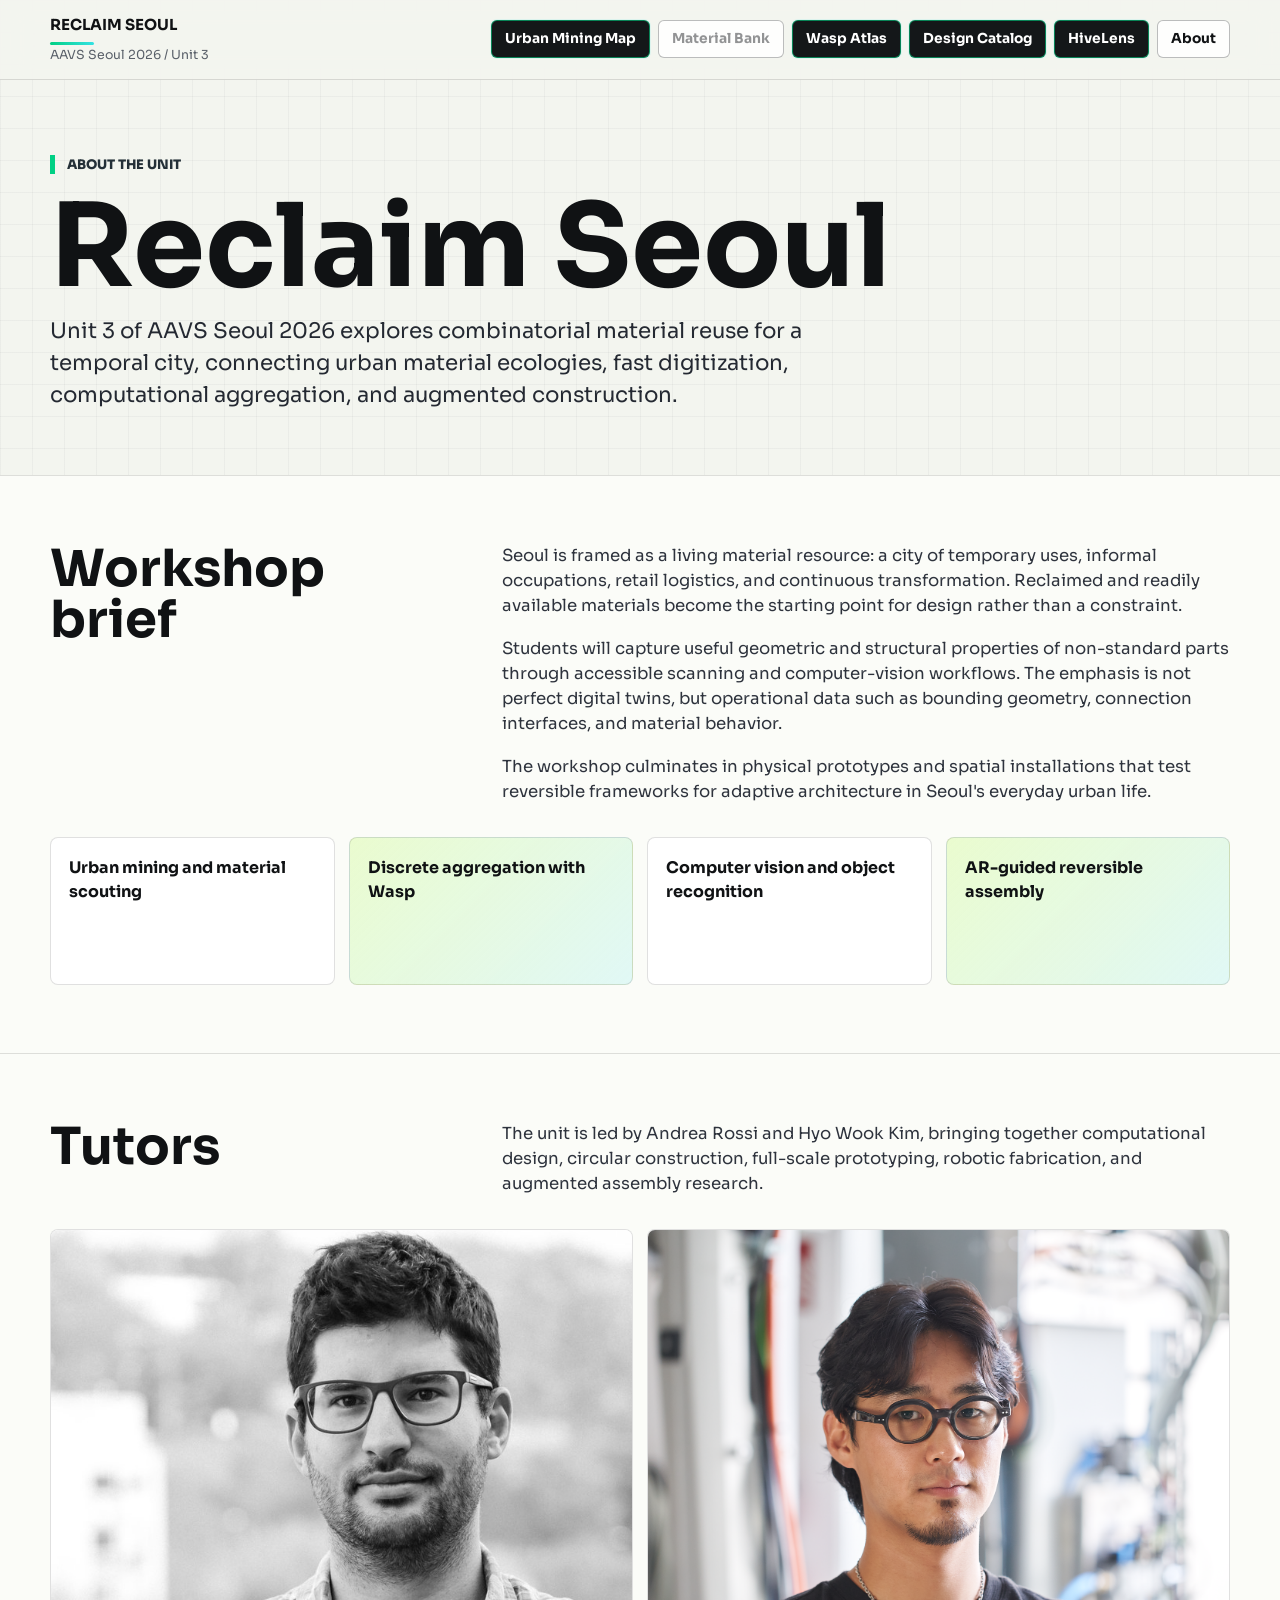
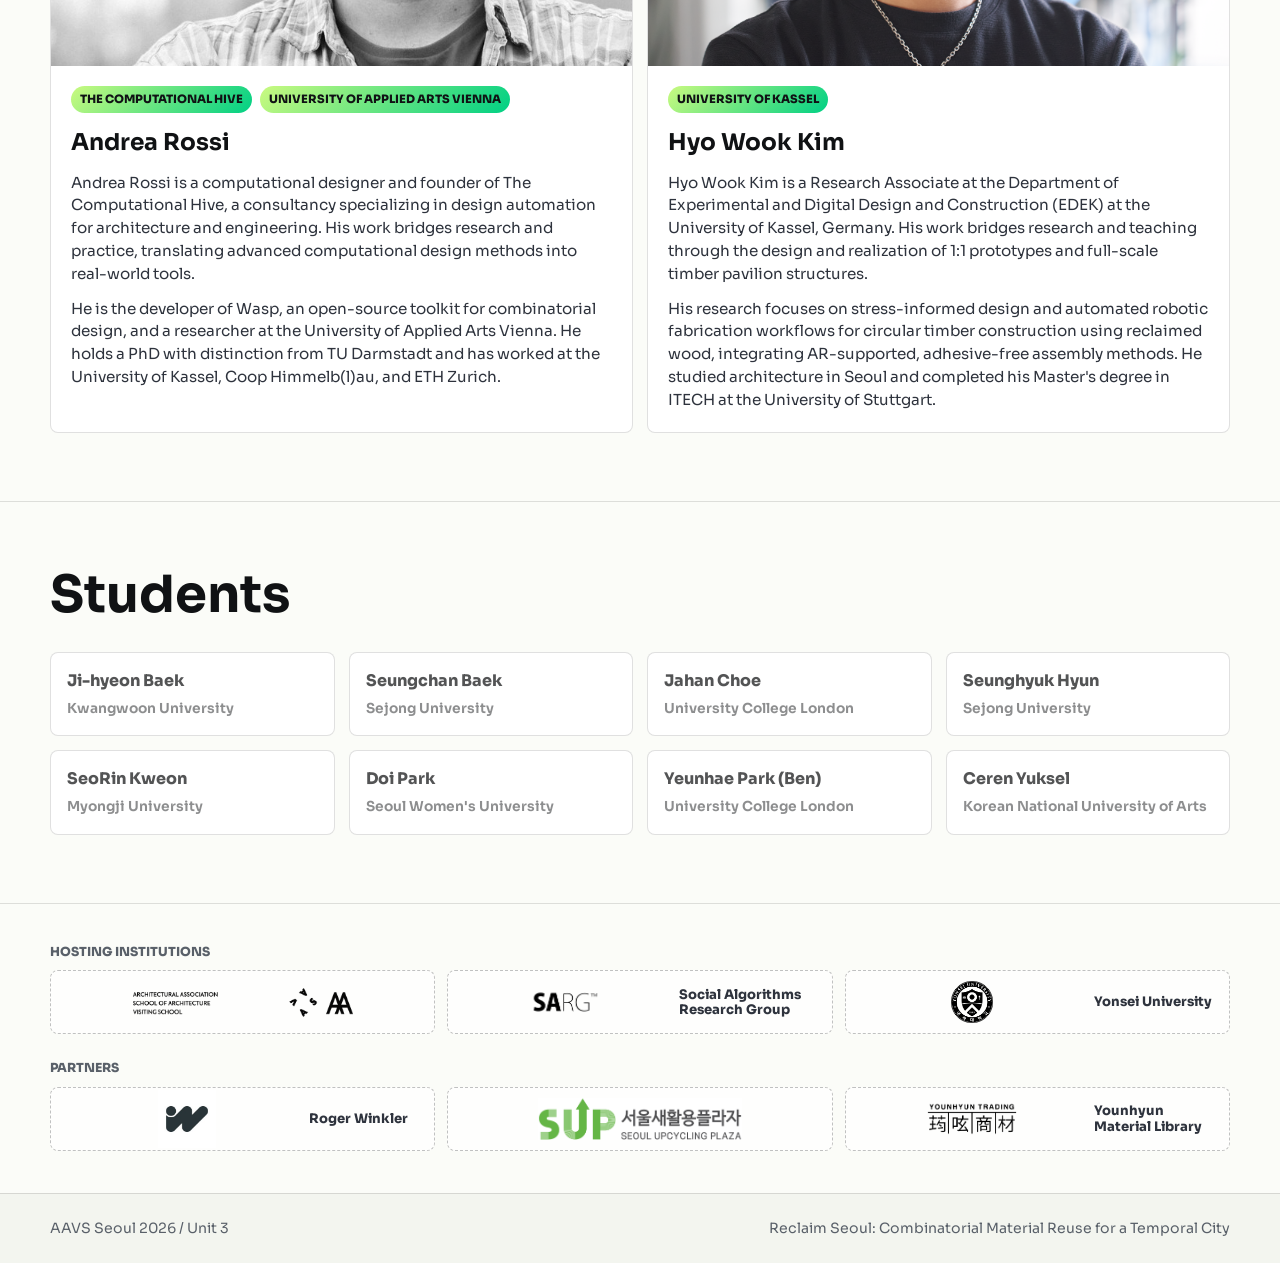
<file: about/index.html>
<!doctype html>
<html lang="en">
  <head>
    <meta charset="utf-8" />
    <meta name="viewport" content="width=device-width, initial-scale=1" />
    <title>About | Reclaim Seoul | AAVS Seoul 2026 Unit 3</title>
    <meta
      name="description"
      content="About Unit 3 of AAVS Seoul 2026: Reclaim Seoul, its workshop focus, tutors, and student cohort."
    />
    <meta property="og:title" content="About | Reclaim Seoul | AAVS Seoul 2026 Unit 3" />
    <meta
      property="og:description"
      content="Workshop brief, tutor biographies, and student cohort for Reclaim Seoul."
    />
    <meta
      property="og:image"
      content="/assets/images/Gemini_Generated_Image_jdcvkxjdcvkxjdcv.png"
    />
    <meta property="og:type" content="website" />
    <link rel="preconnect" href="https://fonts.googleapis.com" />
    <link rel="preconnect" href="https://fonts.gstatic.com" crossorigin />
    <link
      href="https://fonts.googleapis.com/css2?family=Sora:wght@200;300;400;500;600;700&display=swap"
      rel="stylesheet"
    />
    <link rel="icon" href="../Atlas/assets/fav.svg" type="image/svg+xml" />
    <script src="../assets/site-nav.js" defer></script>
    <style>
      :root {
        --ink: #101214;
        --muted: #596069;
        --paper: #f3f5ef;
        --panel: #ffffff;
        --line: rgba(16, 18, 20, 0.13);
        --hive-green: #00d084;
        --hive-cyan: #34e2e4;
        --hive-lime: #cafa80;
        --soft-green: rgba(0, 208, 132, 0.13);
        --dark-panel: #141719;
      }

      * {
        box-sizing: border-box;
      }

      html {
        scroll-behavior: smooth;
      }

      body {
        margin: 0;
        color: var(--ink);
        background:
          linear-gradient(90deg, rgba(17, 19, 24, 0.035) 1px, transparent 1px),
          linear-gradient(rgba(17, 19, 24, 0.035) 1px, transparent 1px),
          var(--paper);
        background-size: 32px 32px;
        font-family:
          Sora, ui-sans-serif, system-ui, -apple-system, BlinkMacSystemFont, "Segoe UI",
          sans-serif;
        line-height: 1.5;
      }

      a {
        color: inherit;
      }

      .section-inner,
      .footer {
        width: min(1180px, calc(100% - 32px));
        margin: 0 auto;
      }

      .hero {
        padding: 72px 0 64px;
      }

      .eyebrow {
        display: inline-flex;
        width: fit-content;
        border-left: 5px solid var(--hive-green);
        padding-left: 12px;
        color: #243038;
        font-size: 0.82rem;
        font-weight: 800;
        text-transform: uppercase;
      }

      h1 {
        max-width: 980px;
        margin: 20px 0 18px;
        font-size: clamp(3rem, 9vw, 7.2rem);
        line-height: 0.88;
      }

      .lead {
        max-width: 820px;
        margin: 0;
        color: #242932;
        font-size: clamp(1.06rem, 1.8vw, 1.34rem);
      }

      main {
        background: #fbfcf8;
      }

      section {
        border-top: 1px solid var(--line);
        padding: 68px 0;
      }

      .split {
        display: grid;
        grid-template-columns: minmax(230px, 0.72fr) minmax(0, 1.28fr);
        gap: 42px;
      }

      h2 {
        margin: 0;
        font-size: clamp(2rem, 4vw, 4rem);
        line-height: 0.98;
      }

      .body-copy {
        display: grid;
        gap: 18px;
        color: #2e333d;
        font-size: 1.04rem;
      }

      .body-copy p {
        margin: 0;
      }

      .logo-section {
        padding-top: 42px;
        padding-bottom: 42px;
      }

      .logo-groups {
        display: grid;
        gap: 28px;
      }

      .logo-group {
        display: grid;
        gap: 12px;
        align-items: start;
      }

      .logo-group__title {
        margin: 0;
        color: var(--muted);
        font-size: 0.78rem;
        font-weight: 800;
        text-transform: uppercase;
      }

      .logo-grid {
        display: grid;
        grid-template-columns: repeat(auto-fit, minmax(160px, 1fr));
        gap: 12px;
        width: 100%;
      }

      .logo-slot {
        display: flex;
        align-items: center;
        justify-content: center;
        gap: 12px;
        height: 64px;
        padding: 8px 16px;
        border: 1px dashed rgba(16, 18, 20, 0.26);
        border-radius: 8px;
        background: rgba(255, 255, 255, 0.68);
        color: rgba(16, 18, 20, 0.48);
        font-size: 0.78rem;
        font-weight: 760;
        overflow: hidden;
        text-align: center;
      }

      .logo-slot img {
        display: block;
        width: 100%;
        max-width: 220px;
        height: 42px;
        object-fit: contain;
        transform: translate(var(--logo-x, 0), var(--logo-y, 0)) scale(var(--logo-scale, 1));
        transform-origin: center;
      }

      .logo-slot__text {
        color: #2e333d;
        font-size: 0.82rem;
        font-weight: 760;
        line-height: 1.2;
        text-align: left;
      }

      .logo-slot__text:empty {
        display: none;
      }

      .focus-grid,
      .tutor-grid,
      .student-grid {
        display: grid;
        gap: 14px;
        margin-top: 32px;
      }

      .focus-grid {
        grid-template-columns: repeat(4, minmax(0, 1fr));
      }

      .focus-item,
      .student-slot {
        border: 1px solid var(--line);
        border-radius: 8px;
        background: var(--panel);
      }

      .focus-item {
        min-height: 148px;
        padding: 18px;
        font-weight: 700;
      }

      .focus-item:nth-child(2),
      .focus-item:nth-child(4) {
        background: linear-gradient(135deg, rgba(202, 250, 128, 0.34), rgba(52, 226, 228, 0.13));
      }

      .tutor-grid {
        grid-template-columns: repeat(2, minmax(0, 1fr));
      }

      .tutor-card {
        overflow: hidden;
        border: 1px solid var(--line);
        border-radius: 8px;
        background: var(--panel);
      }

      .tutor-card img {
        display: block;
        width: 100%;
        aspect-ratio: 4 / 3;
        object-fit: cover;
        background: var(--dark-panel);
      }

      .tutor-body {
        display: grid;
        gap: 12px;
        padding: 20px;
      }

      .affiliation-row {
        display: flex;
        flex-wrap: nowrap;
        gap: 8px;
        align-items: center;
      }

      .tutor-body h3 {
        margin: 0;
        font-size: 1.45rem;
      }

      .affiliation {
        width: fit-content;
        border-radius: 999px;
        padding: 5px 9px;
        background: linear-gradient(135deg, var(--hive-lime), var(--hive-green));
        color: var(--ink);
        font-size: 0.72rem;
        font-weight: 850;
        text-transform: uppercase;
        white-space: nowrap;
      }

      .tutor-body p {
        margin: 0;
        color: #2e333d;
        font-size: 0.95rem;
      }

      .student-grid {
        grid-template-columns: repeat(4, minmax(0, 1fr));
      }

      .student-slot {
        display: grid;
        gap: 6px;
        align-content: start;
        min-height: 74px;
        padding: 16px;
      }

      .student-name {
        color: rgba(16, 18, 20, 0.72);
        font-weight: 760;
      }

      .student-university {
        color: rgba(16, 18, 20, 0.48);
        font-size: 0.86rem;
        font-weight: 650;
      }

      .footer-wrap {
        border-top: 1px solid var(--line);
        background: var(--paper);
      }

      .footer {
        display: flex;
        flex-wrap: wrap;
        justify-content: space-between;
        gap: 18px;
        padding: 24px 0;
        color: var(--muted);
        font-size: 0.88rem;
      }

      @media (max-width: 920px) {
        .split {
          grid-template-columns: 1fr;
        }

        .focus-grid,
        .tutor-grid,
        .student-grid {
          grid-template-columns: repeat(2, minmax(0, 1fr));
        }

        .logo-grid {
          grid-template-columns: repeat(2, minmax(0, 1fr));
        }
      }

      @media (max-width: 560px) {
        h1 {
          font-size: clamp(3rem, 18vw, 5.8rem);
        }

        .focus-grid,
        .logo-grid,
        .tutor-grid,
        .student-grid {
          grid-template-columns: 1fr;
        }
      }
    </style>
  </head>
  <body>
    <site-nav base="../" current="about"></site-nav>

    <div class="hero">
      <div class="section-inner">
        <span class="eyebrow">About the unit</span>
        <h1>Reclaim Seoul</h1>
        <p class="lead">
          Unit 3 of AAVS Seoul 2026 explores combinatorial material reuse for a temporal city,
          connecting urban material ecologies, fast digitization, computational aggregation, and
          augmented construction.
        </p>
      </div>
    </div>

    <main>
      <section>
        <div class="section-inner split">
          <h2>Workshop brief</h2>
          <div class="body-copy">
            <p>
              Seoul is framed as a living material resource: a city of temporary uses, informal
              occupations, retail logistics, and continuous transformation. Reclaimed and readily
              available materials become the starting point for design rather than a constraint.
            </p>
            <p>
              Students will capture useful geometric and structural properties of non-standard
              parts through accessible scanning and computer-vision workflows. The emphasis is
              not perfect digital twins, but operational data such as bounding geometry,
              connection interfaces, and material behavior.
            </p>
            <p>
              The workshop culminates in physical prototypes and spatial installations that test
              reversible frameworks for adaptive architecture in Seoul's everyday urban life.
            </p>
          </div>
        </div>
        <div class="section-inner">
          <div class="focus-grid" aria-label="Workshop focus areas">
            <div class="focus-item">Urban mining and material scouting</div>
            <div class="focus-item">Discrete aggregation with Wasp</div>
            <div class="focus-item">Computer vision and object recognition</div>
            <div class="focus-item">AR-guided reversible assembly</div>
          </div>
        </div>
      </section>

      <section>
        <div class="section-inner split">
          <h2>Tutors</h2>
          <div class="body-copy">
            <p>
              The unit is led by Andrea Rossi and Hyo Wook Kim, bringing together computational
              design, circular construction, full-scale prototyping, robotic fabrication, and
              augmented assembly research.
            </p>
          </div>
        </div>
        <div class="section-inner">
          <div class="tutor-grid">
            <article class="tutor-card">
              <img
                src="../assets/images/AndreaROSSI.jpg"
                alt="Andrea Rossi"
              />
              <div class="tutor-body">
                <div class="affiliation-row">
                  <span class="affiliation">The Computational Hive</span>
                  <span class="affiliation">University of Applied Arts Vienna</span>
                </div>
                <h3>Andrea Rossi</h3>
                <p>
                  Andrea Rossi is a computational designer and founder of The Computational Hive,
                  a consultancy specializing in design automation for architecture and engineering.
                  His work bridges research and practice, translating advanced computational design
                  methods into real-world tools.
                </p>
                <p>
                  He is the developer of Wasp, an open-source toolkit for combinatorial design,
                  and a researcher at the University of Applied Arts Vienna. He holds a PhD with
                  distinction from TU Darmstadt and has worked at the University of Kassel, Coop
                  Himmelb(l)au, and ETH Zurich.
                </p>
              </div>
            </article>

            <article class="tutor-card">
              <img
                src="../assets/images/HyoWookKIM.png"
                alt="Hyo Wook Kim"
              />
              <div class="tutor-body">
                <span class="affiliation">University of Kassel</span>
                <h3>Hyo Wook Kim</h3>
                <p>
                  Hyo Wook Kim is a Research Associate at the Department of Experimental and
                  Digital Design and Construction (EDEK) at the University of Kassel, Germany.
                  His work bridges research and teaching through the design and realization of
                  1:1 prototypes and full-scale timber pavilion structures.
                </p>
                <p>
                  His research focuses on stress-informed design and automated robotic fabrication
                  workflows for circular timber construction using reclaimed wood, integrating
                  AR-supported, adhesive-free assembly methods. He studied architecture in Seoul
                  and completed his Master's degree in ITECH at the University of Stuttgart.
                </p>
              </div>
            </article>
          </div>
        </div>
      </section>

      <section>
        <div class="section-inner split">
          <h2>Students</h2>
        </div>
        <div class="section-inner">
          <div class="student-grid" aria-label="Student roster placeholders">
            <div class="student-slot">
              <span class="student-name">Ji-hyeon Baek</span>
              <span class="student-university">Kwangwoon University</span>
            </div>
            <div class="student-slot">
              <span class="student-name">Seungchan Baek</span>
              <span class="student-university">Sejong University</span>
            </div>
            <div class="student-slot">
              <span class="student-name">Jahan Choe</span>
              <span class="student-university">University College London</span>
            </div>
            <div class="student-slot">
              <span class="student-name">Seunghyuk Hyun</span>
              <span class="student-university">Sejong University</span>
            </div>
            <div class="student-slot">
              <span class="student-name">SeoRin Kweon</span>
              <span class="student-university">Myongji University</span>
            </div>
            <div class="student-slot">
              <span class="student-name">Doi Park</span>
              <span class="student-university">Seoul Women's University</span>
            </div>
            <div class="student-slot">
              <span class="student-name">Yeunhae Park (Ben)</span>
              <span class="student-university">University College London</span>
            </div>
            <div class="student-slot">
              <span class="student-name">Ceren Yuksel</span>
              <span class="student-university">Korean National University of Arts</span>
            </div>
          </div>
        </div>
      </section>

      <section class="logo-section" aria-label="Institution and partner logos">
        <div class="section-inner logo-groups">
          <div class="logo-group">
            <h2 class="logo-group__title">Hosting institutions</h2>
            <div class="logo-grid">
              <div class="logo-slot">
                <img src="../assets/logos/host/AAVS.png" alt="AAVS" style="--logo-scale: 1;" />
                <span class="logo-slot__text"></span>
              </div>
              <div class="logo-slot">
                <img
                  src="../assets/logos/host/SARG.png"
                  alt="Social Algorithms Research Group"
                  style="--logo-scale: 1.2;"
                />
                <span class="logo-slot__text">Social Algorithms Research Group</span>
              </div>
              <div class="logo-slot">
                <img
                  src="../assets/logos/host/yonsei-black.png"
                  alt="Yonsei University"
                  style="--logo-scale: 1;"
                />
                <span class="logo-slot__text">Yonsei University</span>
              </div>
            </div>
          </div>
          <div class="logo-group">
            <h2 class="logo-group__title">Partners</h2>
            <div class="logo-grid">
              <div class="logo-slot">
                <img
                  src="../assets/logos/partners/roger_winkler_logo.jpeg"
                  alt="Roger Winkler"
                  style="--logo-scale: 1.4;"
                />
                <span class="logo-slot__text">Roger Winkler</span>
              </div>
              <div class="logo-slot">
                <img src="../assets/logos/partners/SUP.png" alt="SUP" style="--logo-scale: 1;" />
                <span class="logo-slot__text"></span>
              </div>
              <div class="logo-slot">
                <img
                  src="../assets/logos/partners/younhyunMatLib-logo-black.png"
                  alt="Younhyun Material Library"
                  style="--logo-scale: 1.4;"
                />
                <span class="logo-slot__text">Younhyun Material Library</span>
              </div>
            </div>
          </div>
        </div>
      </section>
    </main>

    <div class="footer-wrap">
      <footer class="footer">
        <span>AAVS Seoul 2026 / Unit 3</span>
        <span>Reclaim Seoul: Combinatorial Material Reuse for a Temporal City</span>
      </footer>
    </div>
  </body>
</html>
</file>
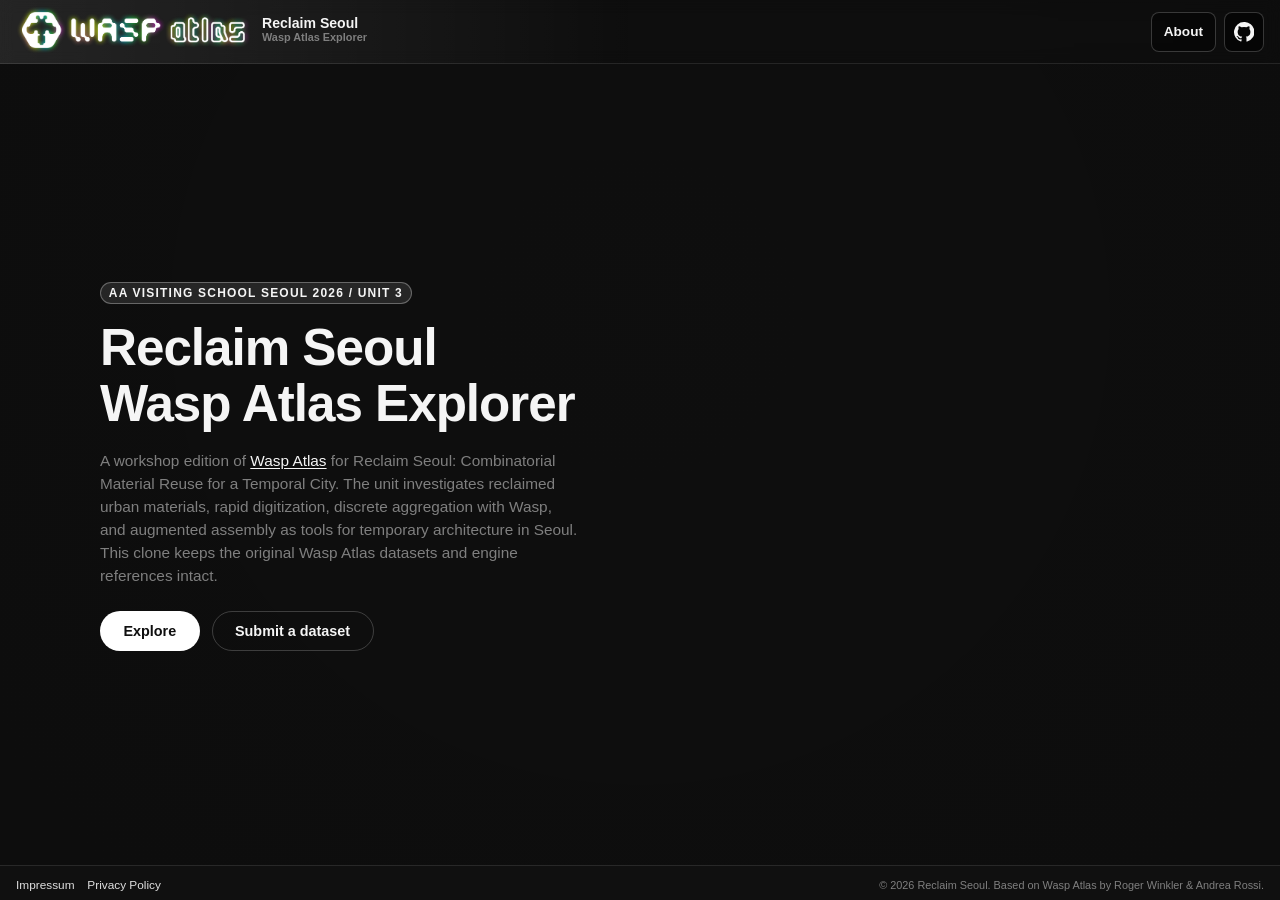
<file: Atlas/index.html>
<!DOCTYPE html>
<html lang="en">
<head>
  <meta charset="UTF-8">
  <meta name="viewport" content="width=device-width, initial-scale=1.0">
    <title>Reclaim Seoul Wasp Atlas Explorer</title>
    <link rel="icon" href="/Atlas/assets/fav.svg" type="image/svg+xml">


   <!-- Open Graph Meta Tags -->
   <meta name="description" content="A Reclaim Seoul Unit 3 workshop edition of Wasp Atlas for AA Visiting School Seoul 2026, tutored by Andrea Rossi and Hyo Wook Kim.">
   <meta property="og:title" content="Reclaim Seoul Wasp Atlas Explorer">
   <meta property="og:description" content="A Reclaim Seoul Unit 3 workshop edition of Wasp Atlas for AA Visiting School Seoul 2026, tutored by Andrea Rossi and Hyo Wook Kim.">
  <meta property="og:image" content="/Atlas/assets/ogimage.png">
   <meta property="og:type" content="website">
   <meta property="og:site_name" content="Reclaim Seoul Wasp Atlas Explorer">
 
  <script type="module" crossorigin src="/Atlas/assets/index-jk_81msf.js"></script>
  <link rel="stylesheet" crossorigin href="/Atlas/assets/index-B9JSfFuJ.css">
</head>
<body class="page">
  <div id="root"></div>
  <script>
    // GitHub Pages SPA fallback: decode /?/<route> redirects from 404.html.
    (function (location) {
      if (location.search[1] === '/') {
        var basePath = '/Atlas/';
        if (basePath[basePath.length - 1] !== '/') {
          basePath += '/';
        }

        var basePrefix = basePath === '/' ? '' : basePath.slice(0, -1);
        var decoded = location.search
          .slice(1)
          .split('&')
          .map(function (segment) {
            return segment.replace(/~and~/g, '&');
          })
          .join('?');

        window.history.replaceState(null, '', basePrefix + decoded + location.hash);
      }
    })(window.location);
  </script>
</body>
</html>
</file>
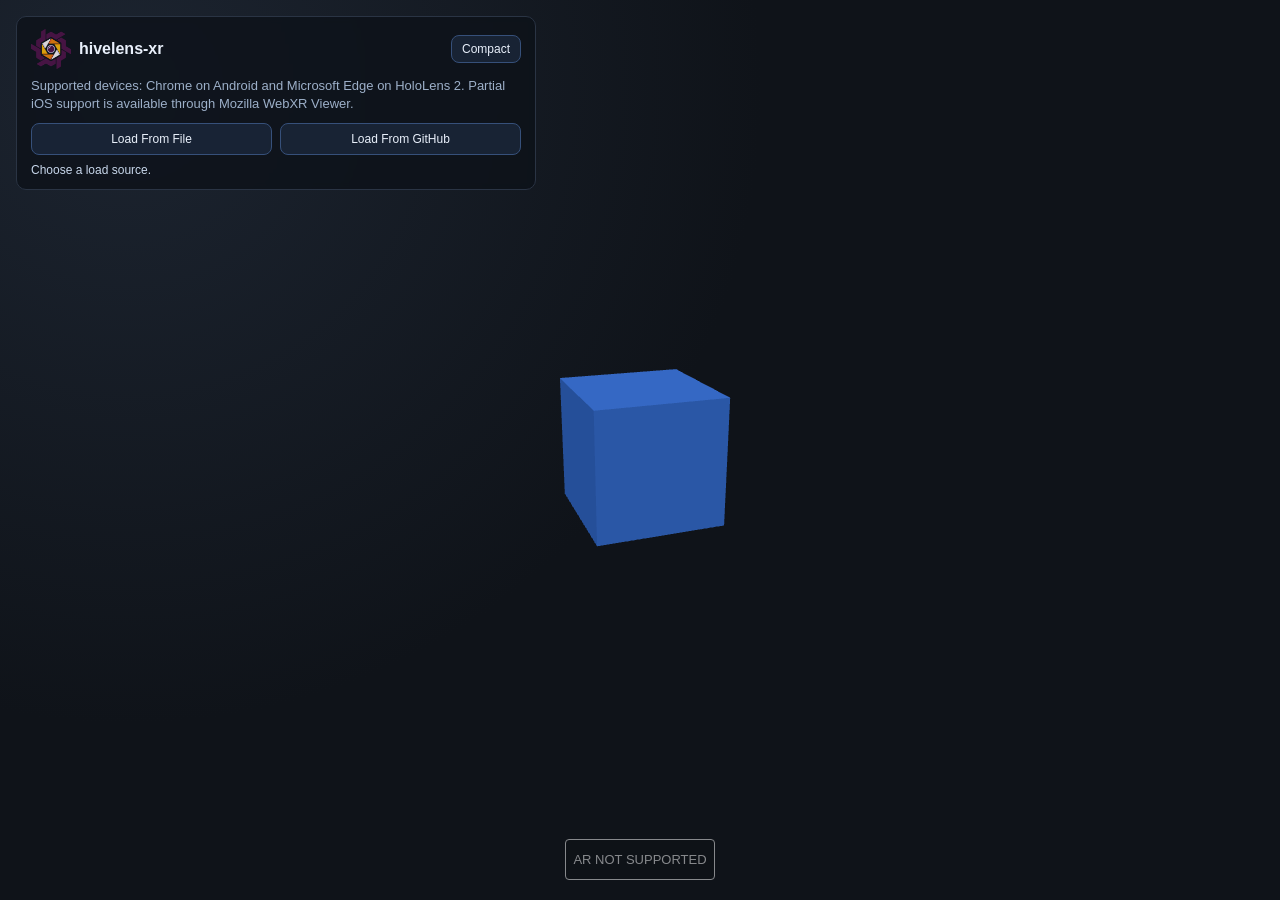
<file: HiveLens/index.html>
<!doctype html>
<html lang="en">
  <head>
    <meta charset="utf-8" />
    <meta name="viewport" content="width=device-width, initial-scale=1, interactive-widget=overlays-content" />
    <title>hivelens-xr</title>
    <link rel="icon" type="image/png" href="./graphics/hivelens_v0.png" />
    <script type="module" crossorigin src="/HiveLens/assets/index-CrzgLZZ8.js"></script>
    <link rel="stylesheet" crossorigin href="/HiveLens/assets/index-Du5d1S9F.css">
  </head>
  <body>
    <div id="hud">
      <div id="hud-header">
        <div id="hud-brand">
          <img id="hud-logo" src="./graphics/hivelens_v0.png" alt="hivelens logo" />
          <h1>hivelens-xr</h1>
        </div>
        <div id="hud-header-actions">
          <button id="btn-stop-ar" class="danger-action" type="button" hidden>Stop AR</button>
          <button id="btn-toggle-menu" type="button" aria-expanded="true">Compact</button>
        </div>
      </div>
      <div id="hud-extended">
        <p id="supported-devices">Supported devices: Chrome on Android and Microsoft Edge on HoloLens 2. Partial iOS support is available through Mozilla WebXR Viewer.</p>
        <p id="loaded-help" hidden>Enter AR, tap once to place the aggregation, then step through the assembly sequence.</p>
        <div id="loader-controls">
          <div id="load-source-choice" class="loader-section">
            <button id="btn-choose-file-load" type="button">Load From File</button>
            <button id="btn-choose-github-load" type="button">Load From GitHub</button>
          </div>
          <div id="file-load-controls" class="loader-section" hidden>
            <select id="file-type" aria-label="Assembly file type">
              <option value="wasp">Wasp Aggregation</option>
              <option value="simpleAssembly">Simple Assembly</option>
            </select>
            <select id="model-units" aria-label="Model units">
              <option value="millimeters">Millimeters</option>
              <option value="centimeters" selected>Centimeters</option>
              <option value="meters">Meters</option>
            </select>
            <input id="file-input" type="file" accept=".json,application/json" />
            <button id="btn-load-file" type="button">Load File</button>
          </div>
          <div id="github-load-controls" class="loader-section" hidden>
            <select id="github-group" aria-label="GitHub catalog group"></select>
            <select id="github-design" aria-label="GitHub catalog design"></select>
            <button id="btn-load-github" type="button">Load Design</button>
          </div>
        </div>
        <div id="load-status">Choose a load source.</div>
      </div>
      <div id="controls">
        <div id="timeline-controls">
          <button id="btn-play" type="button" aria-label="Play aggregation steps">Play</button>
          <input id="step-slider" type="range" min="0" max="0" value="0" step="1" aria-label="Aggregation step" />
          <div id="step-time-control" aria-label="Playback speed">
            <span>Seconds / step</span>
            <div id="step-duration-control">
              <button id="btn-duration-down" type="button" aria-label="Decrease seconds per step">−</button>
              <output id="step-duration" aria-live="polite">1.5</output>
              <button id="btn-duration-up" type="button" aria-label="Increase seconds per step">+</button>
            </div>
          </div>
        </div>
        <button id="btn-reset-step" type="button">Reset Step</button>
        <button id="btn-reset-placement" type="button">Reset Placement</button>
        <button id="btn-toggle-mode" type="button">Show All</button>
        <button id="btn-toggle-wireframe" type="button">Wireframe: Off</button>
        <button id="btn-toggle-grid" type="button">Grid: On</button>
        <button id="btn-toggle-anchors" type="button">Anchor: On</button>
      </div>
      <div id="step-row">
        <div id="step-label">Part 0 / 0</div>
        <div id="anchor-status" hidden></div>
      </div>
      <div id="placement-hint" hidden>Position locked. Drag up/down to rotate, then release to place.</div>
    </div>

  </body>
</html>
</file>
<file: Atlas/assets/index-B9JSfFuJ.css>
:root{--accent: #d9ff00;--background: #0f0f0f;--surface: #151515;--surface-2: #101010;--surface-3: #0b0b0b;--text: #f5f5f5;--text-strong: var(--white-100);--text-inverse: #0f0f0f;--muted: #7f7f7f;--danger-soft: #ffb4b4;--bg-gradient-start: #1c1c1c;--bg-gradient-end: #080808;--white-00: rgba(255, 255, 255, 0);--white-10: rgba(255, 255, 255, .1);--white-20: rgba(255, 255, 255, .2);--white-30: rgba(255, 255, 255, .3);--white-40: rgba(255, 255, 255, .4);--white-50: rgba(255, 255, 255, .5);--white-60: rgba(255, 255, 255, .6);--white-70: rgba(255, 255, 255, .7);--white-80: rgba(255, 255, 255, .8);--white-90: rgba(255, 255, 255, .9);--white-100: rgba(255, 255, 255, 1);--black-00: rgba(0, 0, 0, 0);--black-10: rgba(0, 0, 0, .1);--black-20: rgba(0, 0, 0, .2);--black-30: rgba(0, 0, 0, .3);--black-40: rgba(0, 0, 0, .4);--black-50: rgba(0, 0, 0, .5);--black-60: rgba(0, 0, 0, .6);--black-70: rgba(0, 0, 0, .7);--black-80: rgba(0, 0, 0, .8);--black-90: rgba(0, 0, 0, .9);--black-100: rgba(0, 0, 0, 1);--border: var(--white-10);--warning-soft: rgba(255, 180, 70, .14);--accent-soft: rgba(217, 255, 0, .08);--space-1: .25rem;--space-2: .5rem;--space-3: .75rem;--space-4: 1rem;--space-5: 1.25rem;--space-6: 1.5rem;--radius-sm: 8px;--radius-md: 12px;--radius-lg: 14px;--navbar-height: 64px;--ease-fast: .12s ease;--ease-glow: .2s ease;--ease-card: .14s ease;--ease-fade: .16s ease;--border-soft: var(--white-10);--border-strong: var(--white-20);--border-hover: var(--white-40);--surface-hover: var(--white-10);--surface-soft: var(--white-10);--surface-overlay: var(--black-60);--glow-secondary: 0 0 14px 3px rgba(255, 80, 80, .18), 0 0 14px 3px rgba(255, 200, 0, .14), 0 0 14px 3px rgba(0, 200, 255, .14);--glow-primary: 0 0 18px 4px rgba(255, 80, 80, .3), 0 0 18px 4px rgba(255, 200, 0, .24), 0 0 18px 4px rgba(0, 200, 255, .24), 0 4px 14px rgba(0, 0, 0, .3);--glow-subtle: 0 0 12px 2px rgba(255, 80, 80, .15), 0 0 12px 2px rgba(255, 200, 0, .12), 0 0 12px 2px rgba(0, 200, 255, .12);--glow-card-hover: 0 0 14px 3px rgba(255, 80, 80, .14), 0 0 14px 3px rgba(255, 200, 0, .11), 0 0 14px 3px rgba(0, 200, 255, .11), 0 8px 24px rgba(0, 0, 0, .35);--glow-control-active: 0 0 10px 2px rgba(255, 80, 80, .12), 0 0 10px 2px rgba(255, 200, 0, .1), 0 0 10px 2px rgba(0, 200, 255, .1);--glow-selected: 0 0 8px 1px rgba(255, 80, 80, .1), 0 0 8px 1px rgba(255, 200, 0, .08), 0 0 8px 1px rgba(0, 200, 255, .08);color-scheme:dark}*{box-sizing:border-box}html,body,#root{height:100%}body.page{margin:0;min-height:100dvh;background:radial-gradient(120% 120% at 10% 10%,var(--bg-gradient-start) 0,var(--text-inverse) 40%,var(--bg-gradient-end) 100%);color:var(--text);font-family:Inter,Helvetica Neue,Arial,sans-serif}button,input,select{font:inherit}.navbar{height:var(--navbar-height);background:linear-gradient(90deg,var(--white-10),transparent 50%);-webkit-backdrop-filter:blur(8px);backdrop-filter:blur(8px);border-bottom:1px solid var(--border);padding:var(--space-3) var(--space-4);display:flex;align-items:center;justify-content:space-between}.navbar .navbar-brand{margin:0}.navbar-item{display:inline-flex;align-items:center}.brand-mark{height:48px;width:auto}.navbar-item--brand{gap:.7rem;color:var(--text);text-decoration:none}.brand-copy{display:grid;gap:.12rem;line-height:1}.brand-copy__title{font-size:.88rem;font-weight:800;letter-spacing:0}.brand-copy__subtitle{color:var(--muted);font-size:.68rem;font-weight:600;letter-spacing:0}.navbar__actions{display:inline-flex;align-items:center;gap:var(--space-2)}.navbar__page-link,.navbar__explore-link{min-height:40px;padding:0 var(--space-3);border-radius:var(--radius-sm);display:inline-flex;align-items:center;text-decoration:none;font-size:.85rem;font-weight:600;border:1px solid var(--border-strong);transition:border-color var(--ease-fast),background var(--ease-fast),color var(--ease-fast),box-shadow var(--ease-glow)}.navbar__page-button{-webkit-appearance:none;-moz-appearance:none;appearance:none;cursor:pointer;font-family:inherit;line-height:inherit}.navbar__page-link{color:var(--text);background:var(--black-40)}.navbar__explore-link{color:var(--text-inverse);background:var(--white-100);border-color:var(--white-90)}.navbar__page-link:hover{border-color:var(--border-hover);background:var(--black-100);box-shadow:var(--glow-secondary)}.navbar__explore-link:hover{background:var(--text);box-shadow:var(--glow-secondary)}.navbar__github-link{width:40px;height:40px;display:inline-flex;align-items:center;justify-content:center;border-radius:var(--radius-sm);border:1px solid var(--border-strong);background:var(--surface-overlay);color:var(--text);transition:border-color var(--ease-fast),color var(--ease-fast),background var(--ease-fast)}.navbar__github-link:hover{border-color:var(--border-hover);color:var(--text);box-shadow:var(--glow-subtle)}.navbar__github-link:focus-visible{outline:2px solid var(--white-50);outline-offset:2px}.navbar__github-link svg{width:20px;height:20px;fill:currentColor}.modal{position:fixed;top:0;right:0;bottom:0;left:0;z-index:300;display:grid;place-items:center;opacity:0;pointer-events:none;transition:opacity var(--ease-fade)}.modal.is-open{opacity:1;pointer-events:auto}.modal__backdrop{position:absolute;top:0;right:0;bottom:0;left:0;background:var(--black-60);-webkit-backdrop-filter:blur(6px);backdrop-filter:blur(6px)}.modal__content{position:relative;z-index:1;background:var(--text-inverse);border:1px solid var(--border);border-radius:var(--radius-lg);padding:var(--space-5);width:min(420px,90vw)}.modal__content--about{width:min(760px,92vw);background:transparent;border:none;border-radius:0;padding:var(--space-6) var(--space-5);box-shadow:none}.modal__close{position:absolute;top:12px;right:12px;border:none;background:transparent;color:var(--white-70);font-size:1.2rem;line-height:1;padding:.1rem;cursor:pointer;transition:color var(--ease-fast),transform var(--ease-fast)}.modal__close:hover{color:var(--white-100);transform:scale(1.05)}.modal__title{margin:0 0 var(--space-3);font-weight:600}.modal__meta{margin:0;display:grid;gap:var(--space-3)}.modal__meta dt{color:var(--muted);font-size:.85rem;letter-spacing:.02em;text-transform:uppercase;font-weight:500}.modal__meta dd{margin:.15rem 0 0;color:var(--text);font-weight:400}.modal__tags{display:flex;flex-wrap:wrap;gap:6px}.modal__tag{display:inline-flex;align-items:center;padding:3px 9px;border-radius:999px;border:1px solid var(--white-20);background:var(--surface-soft);font-size:.78rem;line-height:1.2;font-weight:500}.about-dialog{display:grid;gap:var(--space-4);justify-items:center;text-align:center}.about-dialog__close{position:fixed;top:max(18px,env(safe-area-inset-top,0px) + 18px);right:max(18px,env(safe-area-inset-right,0px) + 18px);z-index:2;font-size:1.6rem;color:var(--white-90)}.about-dialog__close:hover{color:var(--white-100)}.about-dialog__title{margin:0;font-size:clamp(1.95rem,4.4vw,3.2rem);font-weight:800;line-height:1.1;letter-spacing:-.02em;color:var(--text)}.about-dialog__break{width:min(620px,92%);height:1px;background:linear-gradient(90deg,transparent,var(--white-20),transparent)}.about-dialog__text{margin:0;color:var(--muted);font-size:clamp(.9rem,1.2vw,1rem);line-height:1.5;max-width:56ch}.about-dialog__inline-link{color:var(--white-90);text-decoration:none}.about-dialog__inline-link:hover{color:var(--white-100);text-decoration:underline;text-underline-offset:2px}.about-dialog__actions{display:flex;flex-wrap:wrap;justify-content:center;gap:.55rem;max-width:860px}.about-dialog__primary-cta{display:inline-flex;align-items:center;justify-content:center;padding:.62rem 1.05rem;border-radius:999px;border:1px solid var(--white-90);background:var(--white-100);color:var(--text-inverse);text-decoration:none;font-size:.88rem;font-weight:600;transition:transform var(--ease-fast),box-shadow var(--ease-glow)}.about-dialog__primary-cta:hover{border-color:var(--white-90);background:var(--white-100);color:var(--text-inverse);transform:translateY(-1px);box-shadow:var(--glow-primary)}.is-hidden{display:none}.landing{position:relative;isolation:isolate;height:100dvh;background:var(--background);display:flex;flex-direction:column;align-items:center;overflow:hidden}.landing__bg{position:absolute;top:0;right:0;bottom:0;left:0;z-index:0;pointer-events:none;opacity:.24}.landing__bg:after{content:"";position:absolute;top:0;right:0;bottom:0;left:0;background:radial-gradient(circle at 50% 35%,var(--black-20),var(--black-60))}.landing__bg-canvas{position:absolute;top:0;right:0;bottom:0;left:0}.landing .navbar{position:relative;z-index:2;width:100%;flex-shrink:0}.landing__main{position:relative;z-index:2;flex:1;min-height:0;width:100%;max-width:1120px;padding:var(--space-4) var(--space-5) var(--space-3);display:grid;grid-template-rows:auto minmax(0,1fr);gap:var(--space-4)}.landing--home .landing__main{display:flex;align-items:center}.landing__hero{width:100%;max-width:940px;padding:0;display:flex;flex-direction:column;gap:var(--space-4)}.landing__hero--home{max-width:780px}.landing__hero-label{display:inline-block;font-size:.75rem;font-weight:700;letter-spacing:.1em;text-transform:uppercase;color:var(--text);padding:.25em .65em;border:1px solid var(--white-30);border-radius:999px;align-self:flex-start;background:var(--surface-soft);transition:box-shadow var(--ease-glow)}.landing__hero-label:hover{box-shadow:var(--glow-subtle)}.landing__hero-title{font-size:clamp(1.95rem,4.4vw,3.2rem);font-weight:800;line-height:1.1;letter-spacing:-.02em;color:var(--text);margin:0}.landing__hero-desc{color:var(--muted);font-size:clamp(.9rem,1.2vw,1rem);line-height:1.5;max-width:56ch;margin:0}.landing__hero-desc a{color:var(--text);text-decoration:underline;text-underline-offset:2px}.landing__hero-actions{display:flex;flex-wrap:wrap;gap:var(--space-3);align-items:center;margin-top:var(--space-2)}.landing__cta-primary{display:inline-flex;align-items:center;padding:.7rem 1.4rem;border-radius:999px;border:1px solid var(--white-90);background:var(--white-100);color:var(--text-inverse);font-size:.9rem;font-weight:700;cursor:pointer;text-decoration:none;transition:transform var(--ease-fast),box-shadow var(--ease-glow)}.landing__cta-primary:hover{transform:translateY(-1px);box-shadow:var(--glow-primary)}.landing__cta-secondary{display:inline-flex;align-items:center;padding:.7rem 1.4rem;border-radius:999px;border:1px solid var(--white-20);background:transparent;color:var(--text);font-size:.9rem;font-weight:600;cursor:pointer;text-decoration:none;transition:border-color var(--ease-fast),background var(--ease-fast),transform var(--ease-fast),box-shadow var(--ease-glow)}.landing__cta-secondary:hover{border-color:var(--border-hover);background:var(--black-100);transform:translateY(-1px);box-shadow:var(--glow-secondary)}.landing__datasets{width:100%;max-width:none;align-self:stretch;min-height:0;display:flex;flex-direction:column;gap:var(--space-4);padding-bottom:var(--space-3)}.landing__datasets-header{display:flex;align-items:flex-start;justify-content:space-between;gap:var(--space-3)}.datasets-page__intro{display:flex;flex-direction:column;align-items:flex-start;gap:.45rem}.landing__datasets-title{font-size:.75rem;font-weight:700;letter-spacing:.1em;text-transform:uppercase;color:var(--muted);margin:0}.landing__source-link{color:var(--muted);font-size:.8rem;text-decoration:none;border:1px solid var(--border);border-radius:999px;padding:.25rem .65rem;transition:color var(--ease-fast),border-color var(--ease-fast),background var(--ease-fast)}.landing__source-link:hover{color:var(--text);border-color:var(--border-hover);background:var(--surface-hover)}.dataset-source-notice{margin:0 0 var(--space-3);padding:10px 14px;border-radius:10px;border:1px solid var(--white-20);background:var(--warning-soft);color:var(--text);font-size:.85rem}.dataset-source-notice--build{position:fixed;left:16px;bottom:16px;margin:0;max-width:min(560px,calc(100vw - 32px));z-index:35}.dataset-source-notice--build-secondary{bottom:84px}.landing__grid{width:100%;flex:1;min-height:0;display:grid;grid-template-columns:repeat(auto-fit,minmax(270px,1fr));grid-auto-rows:minmax(180px,auto);gap:var(--space-4);align-items:stretch}.datasets-page{min-height:100dvh;display:flex;flex-direction:column;background:var(--background)}.datasets-page__main{flex:1;min-height:0;width:100%;max-width:1120px;margin:0 auto;padding:var(--space-4) var(--space-5) var(--space-3);display:flex}.datasets-page__title{margin:0;font-size:clamp(1.5rem,2.4vw,2rem);letter-spacing:-.015em}.datasets-page__actions{display:flex;flex-direction:column;align-items:flex-end;gap:.5rem}.datasets-page__grid{grid-template-columns:repeat(auto-fit,minmax(220px,1fr));grid-auto-rows:240px;align-content:start}.datasets-page__grid .landing-card{min-height:0;height:240px}.datasets-page__grid .landing-card__preview{min-height:0}.landing-card{display:flex;flex-direction:column;min-height:220px;height:100%;border:1px solid var(--border);border-radius:var(--radius-md);background:var(--surface);color:var(--text);overflow:hidden;transition:border-color var(--ease-card),transform var(--ease-card),box-shadow var(--ease-card)}.landing-card:hover{border-color:var(--white-30);transform:translateY(-2px);box-shadow:var(--glow-card-hover)}.landing-card__preview{flex:1;min-height:clamp(150px,20vh,260px);background:radial-gradient(120% 120% at 50% 50%,var(--white-10),var(--black-40));position:relative;border:none;padding:0;cursor:pointer;color:inherit}.landing-card__canvas{position:absolute;top:0;right:0;bottom:0;left:0}.landing-card__preview--upload{display:flex;align-items:center;justify-content:center}.landing-card__upload-icon{width:54px;height:54px;color:var(--white-90);fill:currentColor}.upload-start__copy{margin:0 0 .35rem;color:var(--muted);font-size:.9rem;line-height:1.58}.modal__content--upload-start{width:min(460px,92vw);display:grid;gap:.72rem;padding-top:calc(var(--space-5) + .3rem)}.upload-start__button{position:relative;overflow:hidden;cursor:pointer;width:100%;justify-content:center;text-align:center}.upload-start__file-input{position:absolute;top:0;right:0;bottom:0;left:0;width:100%;height:100%;opacity:0;cursor:pointer}.upload-start__error{margin:0;color:var(--danger-soft);font-size:.83rem}.modal__content--upload-config{width:min(520px,92vw);display:grid;gap:.7rem;padding-top:calc(var(--space-5) + .35rem)}.modal__content--upload-config .modal__title{margin:0}.upload-modal__subtitle{margin:0;color:var(--text);font-weight:600}.upload-modal__help{margin:0;color:var(--muted);font-size:.85rem}.upload-modal__warning{margin:0}.upload-modal__warning-list{margin:.45rem 0 0;padding-left:1.1rem;display:grid;gap:.25rem}.upload-modal__parts{margin:0;padding:0;list-style:none;display:grid;gap:.45rem;max-height:min(42vh,340px);overflow:auto}.upload-modal__part{display:flex;align-items:center;justify-content:space-between;gap:.7rem;padding:.4rem .55rem;border-radius:8px;border:1px solid var(--border-soft);background:var(--white-10)}.upload-modal__part-name{font-size:.85rem;color:var(--text);min-width:0;overflow:hidden;text-overflow:ellipsis;white-space:nowrap}.upload-modal__color{position:relative;width:24px;height:24px;flex-shrink:0}.upload-modal__swatch{display:block;width:24px;height:24px;border-radius:6px;border:1px solid var(--white-20)}.upload-modal__color-input{position:absolute;top:0;right:0;bottom:0;left:0;width:100%;height:100%;opacity:0;cursor:pointer}.upload-modal__actions{display:flex;justify-content:flex-end;gap:.55rem;margin-top:.55rem}.landing-card__footer{display:flex;align-items:center;justify-content:space-between;padding:.65rem .85rem;border-top:1px solid var(--border)}.landing-card__title{font-weight:700;font-size:.95rem}.landing-card__info-btn{width:28px;height:28px;display:inline-flex;align-items:center;justify-content:center;border-radius:50%;border:1px solid var(--border-soft);background:var(--black-40);color:var(--muted);cursor:pointer;transition:border-color var(--ease-fast),color var(--ease-fast);flex-shrink:0;padding:0}.landing-card__info-btn:hover{border-color:var(--border-hover);color:var(--text);box-shadow:var(--glow-control-active)}.build-screen{height:100dvh;display:flex;flex-direction:column;background:var(--background);overflow:hidden}.build-screen .navbar{flex-shrink:0}.mode-btn{background:transparent;border:none;color:var(--text);padding:.5rem 1rem;font-weight:600;cursor:pointer;font-size:.85rem;transition:background var(--ease-fast),color var(--ease-fast)}.mode-btn--active{background:var(--white-10);color:var(--text);box-shadow:var(--glow-control-active)}.build-layout{flex:1;display:grid;grid-template-columns:1fr 260px;min-height:0}.build-viewer{position:relative;min-height:0;background:var(--background)}.build-viewer__dataset-name{position:absolute;bottom:var(--space-4);left:var(--space-4);z-index:3;min-height:40px;display:inline-flex;align-items:center;padding:0 var(--space-3);border-radius:var(--radius-sm);border:1px solid var(--border-strong);background:var(--surface-overlay);-webkit-backdrop-filter:blur(4px);backdrop-filter:blur(4px);color:var(--text);font-size:.9rem;font-weight:700;max-width:min(50%,360px);white-space:nowrap;overflow:hidden;text-overflow:ellipsis}.build-viewer__info{position:absolute;top:var(--space-4);right:var(--space-4);z-index:3;width:40px;height:40px;border-radius:var(--radius-sm);border:1px solid var(--border-strong);background:var(--surface-overlay);-webkit-backdrop-filter:blur(4px);backdrop-filter:blur(4px);color:var(--text);font-size:1rem;font-weight:800;cursor:pointer;display:grid;place-items:center;transition:border-color var(--ease-fast),color var(--ease-fast),box-shadow var(--ease-glow)}.build-viewer__info:hover{border-color:var(--border-hover);color:var(--text);box-shadow:var(--glow-subtle)}.build-viewer__download{position:absolute;right:var(--space-4);bottom:var(--space-4);z-index:3;width:40px;height:40px;border-radius:var(--radius-sm);border:1px solid var(--border-strong);background:var(--surface-overlay);-webkit-backdrop-filter:blur(4px);backdrop-filter:blur(4px);color:var(--text);cursor:pointer;display:grid;place-items:center;transition:border-color var(--ease-fast),color var(--ease-fast),box-shadow var(--ease-glow),opacity var(--ease-fast)}.build-viewer__download svg{width:1rem;height:1rem}.build-viewer__download:hover:not(:disabled){border-color:var(--border-hover);color:var(--text);box-shadow:var(--glow-subtle)}.build-viewer__download:disabled{opacity:.45;cursor:default}.build-viewer__back{position:absolute;top:var(--space-4);left:var(--space-4);z-index:3;width:40px;height:40px;border-radius:var(--radius-sm);border:1px solid var(--border-strong);background:var(--surface-overlay);-webkit-backdrop-filter:blur(4px);backdrop-filter:blur(4px);color:var(--text);font-size:1.1rem;cursor:pointer;display:grid;place-items:center;transition:border-color var(--ease-fast),color var(--ease-fast),box-shadow var(--ease-glow)}.build-viewer__back:hover{border-color:var(--border-hover);color:var(--text);box-shadow:var(--glow-subtle)}.build-sidebar{background:var(--surface-3);border-left:1px solid var(--border);padding:var(--space-4);display:flex;flex-direction:column;gap:var(--space-4);min-height:0;overflow-y:auto}.build-sidebar__mode-picker{display:inline-flex;width:100%;border:1px solid var(--border-soft);border-radius:10px;overflow:hidden;background:var(--black-80);flex-shrink:0}.build-sidebar__mode-picker .mode-btn{flex:1}.build-sidebar__settings{display:flex;flex-direction:column;gap:var(--space-4)}.build-sidebar__usage{border-top:1px solid var(--border);padding-top:var(--space-3);display:flex;flex-direction:column;gap:var(--space-2)}.build-sidebar__section-title{font-weight:700;letter-spacing:.02em;color:var(--muted);text-transform:uppercase;font-size:.8rem;margin:0}.build-sidebar__usage p{margin:0;color:var(--muted);font-size:.78rem;line-height:1.55}.part-catalog__title,.random-controls__title,.manual-controls__title{font-weight:700;letter-spacing:.02em;color:var(--muted);text-transform:uppercase;font-size:.8rem;margin:0 0 var(--space-2)}.part-catalog__list{list-style:none;padding:0;margin:0;display:flex;flex-direction:column;gap:var(--space-1)}.part-catalog__item{display:flex;align-items:center;gap:var(--space-2);padding:var(--space-1) var(--space-2);border-radius:var(--radius-sm);border:1px solid transparent;transition:border-color var(--ease-fast),background var(--ease-fast)}.part-catalog__item--selected{border-color:var(--white-30);background:var(--surface-soft);box-shadow:var(--glow-selected)}.part-catalog__item--inactive{opacity:.4}.part-catalog__color{position:relative;cursor:pointer}.part-catalog__swatch{display:block;width:22px;height:22px;border-radius:4px;border:1px solid var(--white-20)}.part-catalog__color-input{position:absolute;top:0;right:0;bottom:0;left:0;width:100%;height:100%;opacity:0;cursor:pointer}.part-catalog__name{flex:1;background:none;border:none;color:var(--text);font-size:.85rem;text-align:left;padding:0;cursor:pointer}.part-catalog__toggle{width:24px;height:24px;display:grid;place-items:center;border-radius:4px;border:1px solid var(--border-soft);background:var(--black-30);color:var(--muted);font-size:.75rem;cursor:pointer}.part-catalog__toggle--on{border-color:var(--white-30);color:var(--text);background:var(--white-10)}.random-controls__label{display:block;font-size:.85rem;color:var(--text);margin-bottom:var(--space-1)}.random-controls__slider{width:100%;accent-color:var(--accent)}.manual-controls__info{font-size:.85rem;color:var(--text);margin:0}.manual-controls__count{font-size:.85rem;color:var(--muted);margin:var(--space-2) 0}.build-sidebar__usage kbd{background:var(--white-10);border:1px solid var(--border-soft);border-radius:3px;padding:.1em .35em;font-family:inherit;font-size:.9em}.build-portrait-overlay{position:fixed;top:0;right:0;bottom:0;left:0;z-index:200;background:var(--background);display:flex;flex-direction:column;align-items:center;justify-content:center;gap:var(--space-5);text-align:center;padding:var(--space-5);pointer-events:none}.build-portrait-overlay__icon{width:64px;height:64px;color:var(--accent);animation:portrait-hint 2s ease-in-out infinite}@keyframes portrait-hint{0%,to{transform:rotate(0)}30%{transform:rotate(90deg)}60%{transform:rotate(90deg)}}.build-portrait-overlay__title{font-size:1.3rem;font-weight:700;margin:0;color:var(--text)}.build-portrait-overlay__desc{color:var(--muted);font-size:.95rem;max-width:28ch;margin:0;line-height:1.5}.build-loading,.build-error{position:fixed;top:0;right:0;bottom:0;left:0;display:grid;place-items:center;background:var(--black-80);color:var(--text);z-index:100;font-size:1.1rem}.build-error button{margin-top:var(--space-3);padding:.5rem 1rem;border:1px solid var(--accent);background:var(--accent-soft);color:var(--accent);border-radius:var(--radius-sm);cursor:pointer}.site-footer{position:relative;z-index:2;width:100%;border-top:1px solid var(--border);background:var(--surface-2);padding:var(--space-3) var(--space-4) var(--space-2);flex-shrink:0}.site-footer__inner{width:100%;max-width:1920px;margin:0 auto;display:flex;align-items:center;justify-content:space-between;gap:var(--space-3)}.site-footer__minimal-links{display:inline-flex;flex-wrap:wrap;align-items:center;gap:.8rem}.site-footer__minimal-links a{color:var(--text);text-decoration:none;font-size:.74rem;opacity:.9;transition:opacity var(--ease-fast),color var(--ease-fast)}.site-footer__minimal-links a:hover{opacity:1;color:var(--white-100)}.site-footer__bottom{margin:0;padding-top:0;border-top:none;font-size:.68rem;color:var(--muted)}.legal-page{min-height:100dvh;display:flex;flex-direction:column;background:var(--background)}.legal-page .navbar{width:100%;flex-shrink:0}.legal-page__content{flex:1;width:100%;max-width:700px;margin:0 auto;padding:clamp(2rem,5vw,4rem) var(--space-4)}.legal-page__title{font-size:clamp(1.5rem,3vw,2.2rem);font-weight:800;letter-spacing:-.02em;color:var(--text);margin:0 0 var(--space-4)}.legal-page__section{margin-bottom:var(--space-4)}.legal-page__section h2{font-size:1rem;font-weight:700;color:var(--text);margin:0 0 var(--space-2)}.legal-page__section p{color:var(--muted);font-size:.9rem;line-height:1.65;margin:0 0 var(--space-2)}.legal-page__name{color:var(--text)}.legal-page__section a{color:var(--text);text-decoration:underline;text-underline-offset:2px;transition:opacity var(--ease-fast)}.legal-page__section a:hover{opacity:.7}@media (max-width: 900px){.landing__main{padding:var(--space-3) var(--space-4) var(--space-2);gap:var(--space-3)}.datasets-page__main{padding-left:var(--space-4);padding-right:var(--space-4)}.landing__datasets-header{flex-direction:column;align-items:flex-start}.datasets-page__actions{width:100%;align-items:flex-start}.landing__grid:not(.datasets-page__grid){grid-template-columns:repeat(2,1fr)}.datasets-page__grid{grid-template-columns:repeat(auto-fit,minmax(200px,1fr))}.site-footer__inner{flex-direction:column;align-items:flex-start;gap:var(--space-2)}}@media (max-width: 768px){:root{--navbar-height: 70px}.navbar{padding-top:var(--space-4);padding-bottom:var(--space-4)}.brand-mark{height:30px}.brand-copy__title{font-size:.8rem}.brand-copy__subtitle{font-size:.62rem}}@media (max-width: 600px){.landing__main{padding:var(--space-2) var(--space-3);gap:var(--space-2)}.datasets-page__main{padding-left:var(--space-3);padding-right:var(--space-3)}.navbar__actions{gap:6px}.brand-copy{display:none}.navbar__page-link,.navbar__explore-link{padding:0 .65rem;font-size:.78rem}.landing__grid:not(.datasets-page__grid){grid-template-columns:1fr}.modal__content--about{width:min(92vw,560px);padding:var(--space-5) var(--space-3)}.about-dialog__title{font-size:clamp(1.45rem,7vw,1.8rem)}.about-dialog__text{font-size:.86rem;line-height:1.4}.about-dialog__actions{gap:.45rem}.about-dialog__close{top:max(14px,env(safe-area-inset-top,0px) + 14px);right:max(14px,env(safe-area-inset-right,0px) + 14px)}.datasets-page__grid{grid-template-columns:repeat(auto-fit,minmax(170px,1fr));grid-auto-rows:220px}.landing-card{min-height:180px}.landing-card__preview{min-height:130px}.landing__hero-title{font-size:clamp(1.45rem,7vw,1.8rem)}.landing__hero-desc{font-size:.86rem;line-height:1.4}.landing__hero-actions{flex-direction:column;align-items:stretch}.landing__cta-primary,.landing__cta-secondary{justify-content:center;text-align:center}.upload-modal__actions{flex-direction:column;align-items:stretch}.site-footer__inner{align-items:stretch}.site-footer__minimal-links{gap:.5rem .75rem}}
</file>
<file: HiveLens/assets/index-Du5d1S9F.css>
:root{--bg:#0f1319;--fg:#e9f0fb;--muted:#9db0c9}*{box-sizing:border-box}html,body{background:radial-gradient(circle at 10% 10%, #1c2430 0%, var(--bg) 45%);width:100%;height:100%;color:var(--fg);margin:0;font-family:Segoe UI,Tahoma,Geneva,Verdana,sans-serif;overflow:hidden}#hud{z-index:10;-webkit-backdrop-filter:blur(3px);backdrop-filter:blur(3px);background:#0d1219cc;border:1px solid #2a3444;border-radius:10px;max-width:min(520px,100vw - 32px);margin:16px;padding:12px 14px;position:fixed;inset:0 auto auto 0}#hud-header{justify-content:space-between;align-items:center;gap:10px;margin-bottom:8px;display:flex}#hud-brand{align-items:center;gap:8px;min-width:0;display:flex}#hud-header-actions{align-items:center;gap:8px;display:flex}#hud h1{margin:0;font-size:16px;font-weight:700}#hud p{color:var(--muted);margin:0;font-size:13px;line-height:1.4}#supported-devices{margin-bottom:10px}#btn-toggle-menu{color:#e9f0fb;cursor:pointer;background:#1a2638e6;border:1px solid #36507a;border-radius:8px;padding:6px 10px;font-size:12px}#hud.collapsed{max-width:min(340px,100vw - 32px)}#hud.collapsed #hud-extended{display:none}#hud.xr-hidden{-webkit-backdrop-filter:none;backdrop-filter:none;background:0 0;border-color:#0000;max-width:none;padding:0;inset:0 0 auto}#hud.xr-hidden #hud-header{margin:0}#hud.xr-hidden h1,#hud.xr-hidden #hud-extended,#hud.xr-hidden #controls,#hud.xr-hidden #step-row,#hud.xr-hidden #placement-hint{display:none}#loader-controls{margin-top:10px;display:block}.loader-section{grid-template-columns:minmax(0,1fr);gap:8px;display:grid}.loader-section[hidden]{display:none}#load-source-choice{grid-template-columns:repeat(2,minmax(0,1fr))}#file-load-controls,#github-load-controls{margin-top:8px}.loader-section select,.loader-section input,.loader-section button{color:#e9f0fb;background:#1a2638e6;border:1px solid #36507a;border-radius:8px;width:100%;min-width:0;padding:8px 10px;font-size:12px}.loader-section input{background:#131b28e6}.loader-section button{cursor:pointer}#load-status{color:#c8d7eb;margin-top:8px;font-size:12px}#load-status[data-state=error]{color:#ff9e9e}#controls{flex-wrap:wrap;gap:8px;margin-top:10px;display:flex}body:not(.assembly-loaded) #controls,body:not(.assembly-loaded) #step-row,body:not(.xr-session-active) #controls,body:not(.xr-session-active) #step-row,body:not(.xr-session-active) #placement-hint{display:none}#controls button{color:#e9f0fb;cursor:pointer;background:#1a2638e6;border:1px solid #36507a;border-radius:8px;padding:7px 10px;font-size:12px}#controls button:disabled{opacity:.45;cursor:default}#timeline-controls{flex:1 0 100%;grid-template-columns:auto minmax(0,1fr) 156px;align-items:center;gap:10px;min-width:0;display:grid}#step-slider{accent-color:#63a4ff;width:100%}#step-time-control{min-width:0;color:var(--muted);justify-content:flex-end;align-items:center;gap:6px;font-size:11px;display:flex}#step-time-control span{text-align:right;flex:auto;min-width:48px;line-height:1.15}#step-duration-control{color:#e9f0fb;background:#1a2638e6;border:1px solid #36507a;border-radius:8px;flex:none;grid-template-columns:28px 40px 28px;align-items:center;display:grid;overflow:hidden}#controls #step-duration-control button{background:0 0;border:0;border-radius:0;min-width:0;padding:5px 4px;font-size:16px;line-height:1}#step-duration{text-align:center;font-variant-numeric:tabular-nums;min-width:0}#hud .danger-action{color:#fff;background:#701c26e6;border-color:#a94c55}@media (width<=480px){#timeline-controls{grid-template-columns:auto minmax(100px,1fr)}#step-time-control{grid-column:1/-1;justify-content:flex-end}}@media (height<=420px){#hud{max-height:calc(100dvh - 16px);margin:8px;overflow-y:auto}}#step-row{justify-content:space-between;align-items:center;gap:8px;margin-top:8px;display:flex}#step-label{color:#c8d7eb;font-size:12px}#placement-hint{color:#d5e3f7;background:#142033bf;border:1px solid #5a7fb859;border-radius:8px;margin-top:6px;padding:6px 8px;font-size:11px;line-height:1.3}#anchor-status{letter-spacing:.02em;border:1px solid #0000;border-radius:20px;flex-shrink:0;align-items:center;gap:5px;padding:3px 8px;font-size:11px;font-weight:600;display:inline-flex}#anchor-status:before{content:"";border-radius:50%;flex-shrink:0;width:7px;height:7px}#anchor-status[data-state=pending]{color:#ffc83c;background:#ffc83c1f;border-color:#ffc83c59}#anchor-status[data-state=pending]:before{background:#ffc83c;animation:1.2s ease-in-out infinite pulse}#anchor-status[data-state=anchored]{color:#3cd28c;background:#3cd28c1f;border-color:#3cd28c59}#anchor-status[data-state=anchored]:before{background:#3cd28c}#anchor-status[data-state=static]{color:#9db0c9;background:#9bb0c81a;border-color:#9bb0c840}#anchor-status[data-state=static]:before{background:#9db0c9}@keyframes pulse{0%,to{opacity:1}50%{opacity:.3}}#hud-logo{object-fit:contain;opacity:.85;flex-shrink:0;width:40px;height:40px}@media (width>=640px){#file-load-controls{grid-template-columns:150px 140px minmax(0,1fr) auto;align-items:center}#github-load-controls{grid-template-columns:150px minmax(0,1fr) auto;align-items:center}}canvas{display:block}html.xr-ios-active,body.xr-ios-active,body.xr-ios-active canvas{background:0 0!important}
</file>
